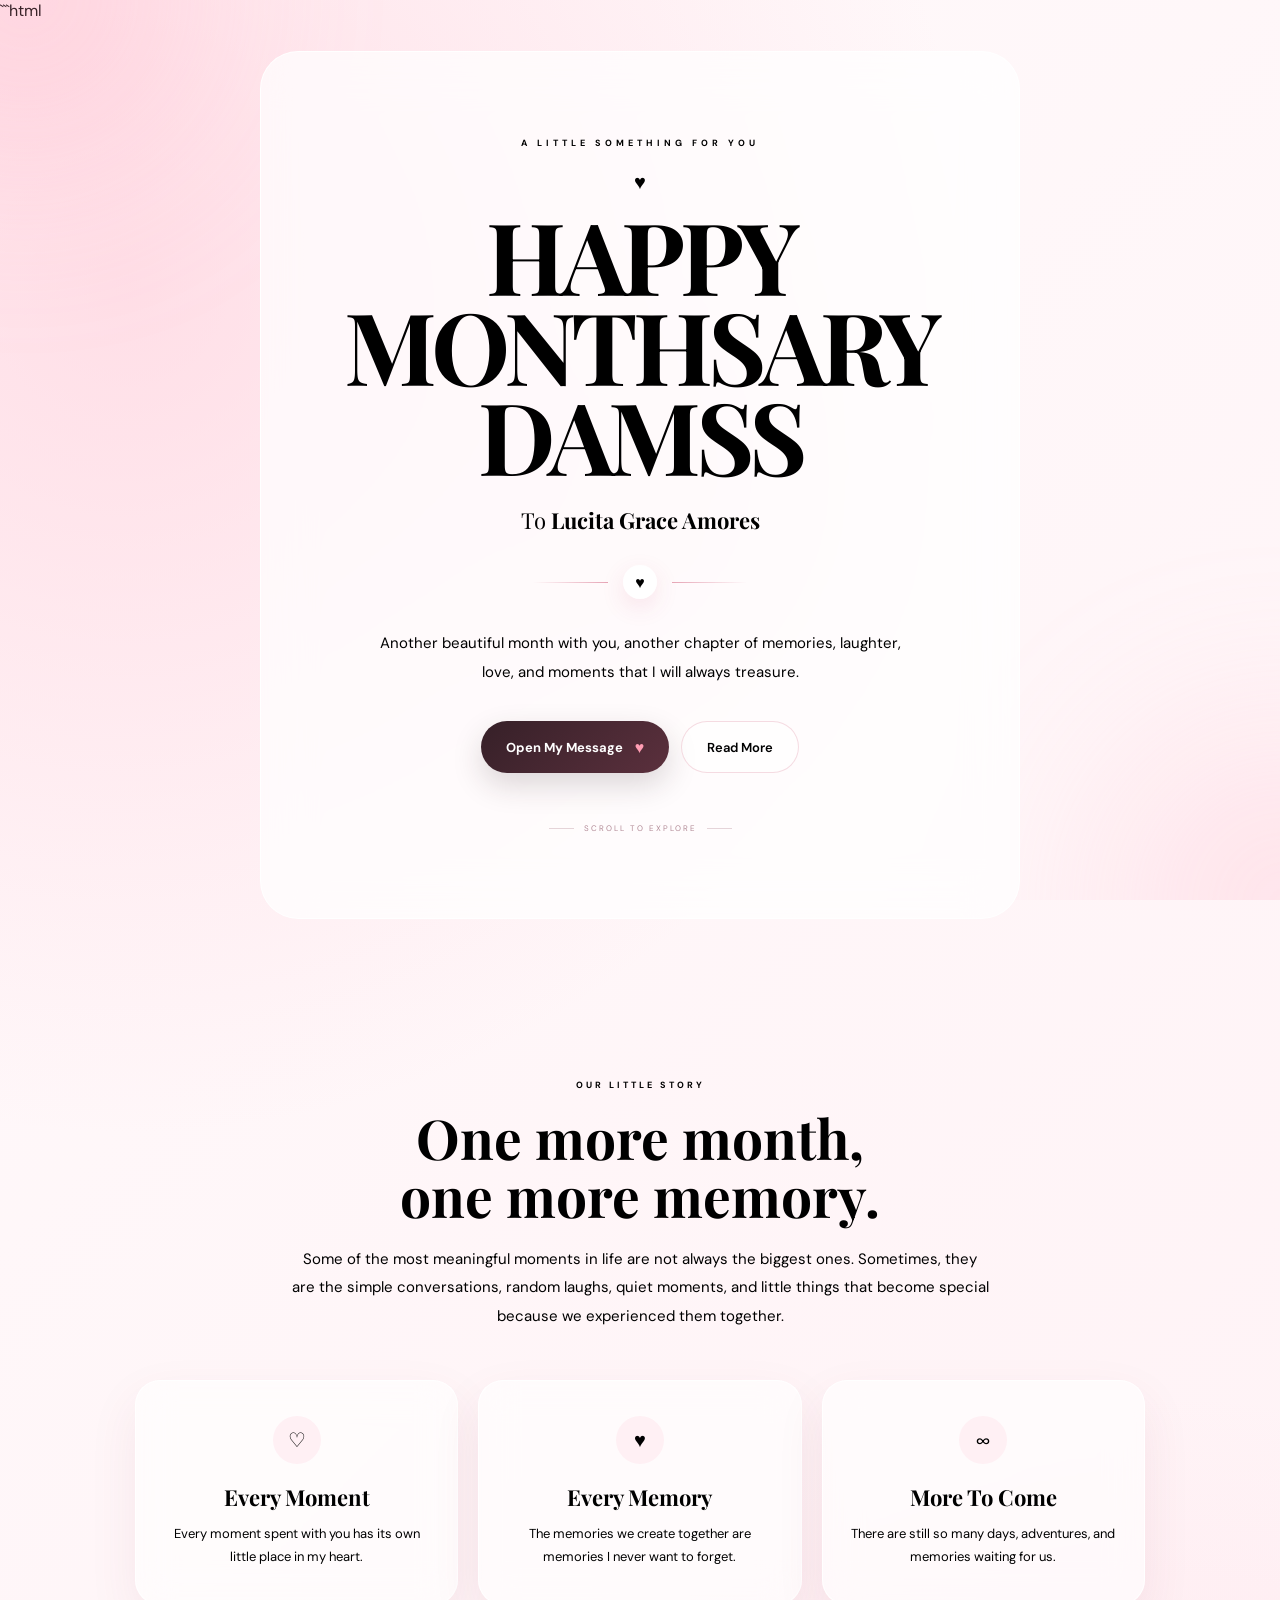
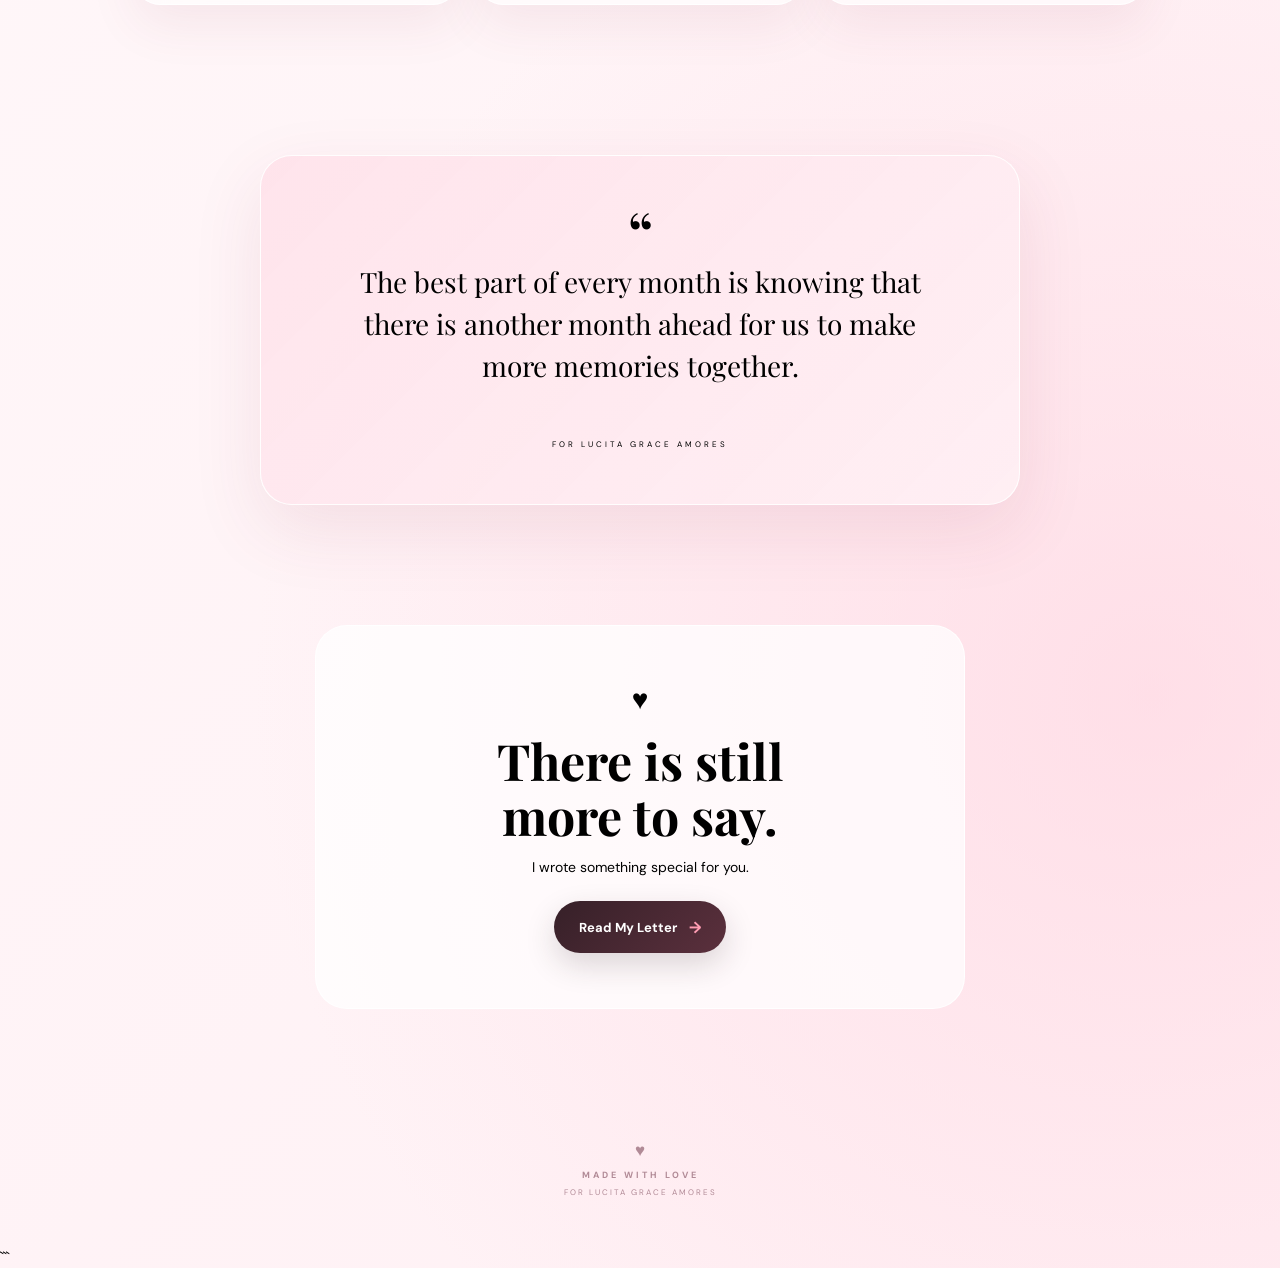
<file: index.html>
```html
<!DOCTYPE html>
<html lang="en">
<head>
    <meta charset="UTF-8">
    <meta name="viewport" content="width=device-width, initial-scale=1.0">

    <meta name="theme-color" content="#fff5f8">
    <meta name="description" content="A special monthsary message for Lucita Grace Amores.">

    <title>Happy Monthsary Damss ❤️</title>

    <link rel="preconnect" href="https://fonts.googleapis.com">
    <link rel="preconnect" href="https://fonts.gstatic.com" crossorigin>

    <link href="https://fonts.googleapis.com/css2?family=DM+Sans:wght@400;500;600;700&family=Playfair+Display:wght@500;600;700&display=swap" rel="stylesheet">

    <link rel="stylesheet" href="style.css">
</head>

<body>

    <!-- Romantic background effects -->
    <div class="background-effects">
        <div class="glow glow-1"></div>
        <div class="glow glow-2"></div>
        <div class="glow glow-3"></div>
    </div>

    <!-- Floating hearts are generated by JavaScript -->
    <div class="hearts" aria-hidden="true"></div>

    <main class="site">

        <!-- HERO -->
        <section class="hero-section">

            <div class="hero-card">

                <div class="small-label">
                    A LITTLE SOMETHING FOR YOU
                </div>

                <div class="mini-heart">♥</div>

                <h1 class="main-title">
                    HAPPY
                    <span>MONTHSARY</span>
                    DAMSS
                </h1>

                <p class="recipient">
                    To <strong>Lucita Grace Amores</strong>
                </p>

                <div class="ornament">
                    <span></span>
                    <b>♥</b>
                    <span></span>
                </div>

                <p class="hero-description">
                    Another beautiful month with you,
                    another chapter of memories,
                    laughter, love, and moments
                    that I will always treasure.
                </p>

                <div class="hero-actions">

                    <a href="message.html" class="primary-button">
                        <span>Open My Message</span>
                        <i>♥</i>
                    </a>

                    <a href="#about" class="secondary-button">
                        Read More
                    </a>

                </div>

                <div class="scroll-indicator">
                    <span></span>
                    <small>SCROLL TO EXPLORE</small>
                    <span></span>
                </div>

            </div>

        </section>


        <!-- ABOUT / INTRO -->
        <section class="intro-section" id="about">

            <div class="section-heading">

                <span class="section-label">
                    OUR LITTLE STORY
                </span>

                <h2>
                    One more month,
                    <span>one more memory.</span>
                </h2>

                <p>
                    Some of the most meaningful moments in life
                    are not always the biggest ones. Sometimes,
                    they are the simple conversations, random
                    laughs, quiet moments, and little things
                    that become special because we experienced
                    them together.
                </p>

            </div>


            <div class="memory-grid">

                <article class="memory-card">
                    <div class="memory-icon">♡</div>

                    <h3>Every Moment</h3>

                    <p>
                        Every moment spent with you has its own
                        little place in my heart.
                    </p>
                </article>


                <article class="memory-card">
                    <div class="memory-icon">♥</div>

                    <h3>Every Memory</h3>

                    <p>
                        The memories we create together are
                        memories I never want to forget.
                    </p>
                </article>


                <article class="memory-card">
                    <div class="memory-icon">∞</div>

                    <h3>More To Come</h3>

                    <p>
                        There are still so many days,
                        adventures, and memories waiting for us.
                    </p>
                </article>

            </div>

        </section>


        <!-- LOVE QUOTE -->
        <section class="quote-section">

            <div class="quote-card">

                <div class="quote-symbol">“</div>

                <p>
                    The best part of every month is knowing
                    that there is another month ahead for us
                    to make more memories together.
                </p>

                <div class="quote-line"></div>

                <small>
                    FOR LUCITA GRACE AMORES
                </small>

            </div>

        </section>


        <!-- FINAL CTA -->
        <section class="final-section">

            <div class="final-card">

                <div class="final-heart">
                    ♥
                </div>

                <h2>
                    There is still
                    <span>more to say.</span>
                </h2>

                <p>
                    I wrote something special for you.
                </p>

                <a href="message.html" class="primary-button">
                    <span>Read My Letter</span>
                    <i>→</i>
                </a>

            </div>

        </section>


        <footer class="footer">

            <div class="footer-heart">
                ♥
            </div>

            <p>
                MADE WITH LOVE
            </p>

            <span>
                FOR LUCITA GRACE AMORES
            </span>

        </footer>

    </main>


    <script src="script.js"></script>

</body>
</html>
```
</file>
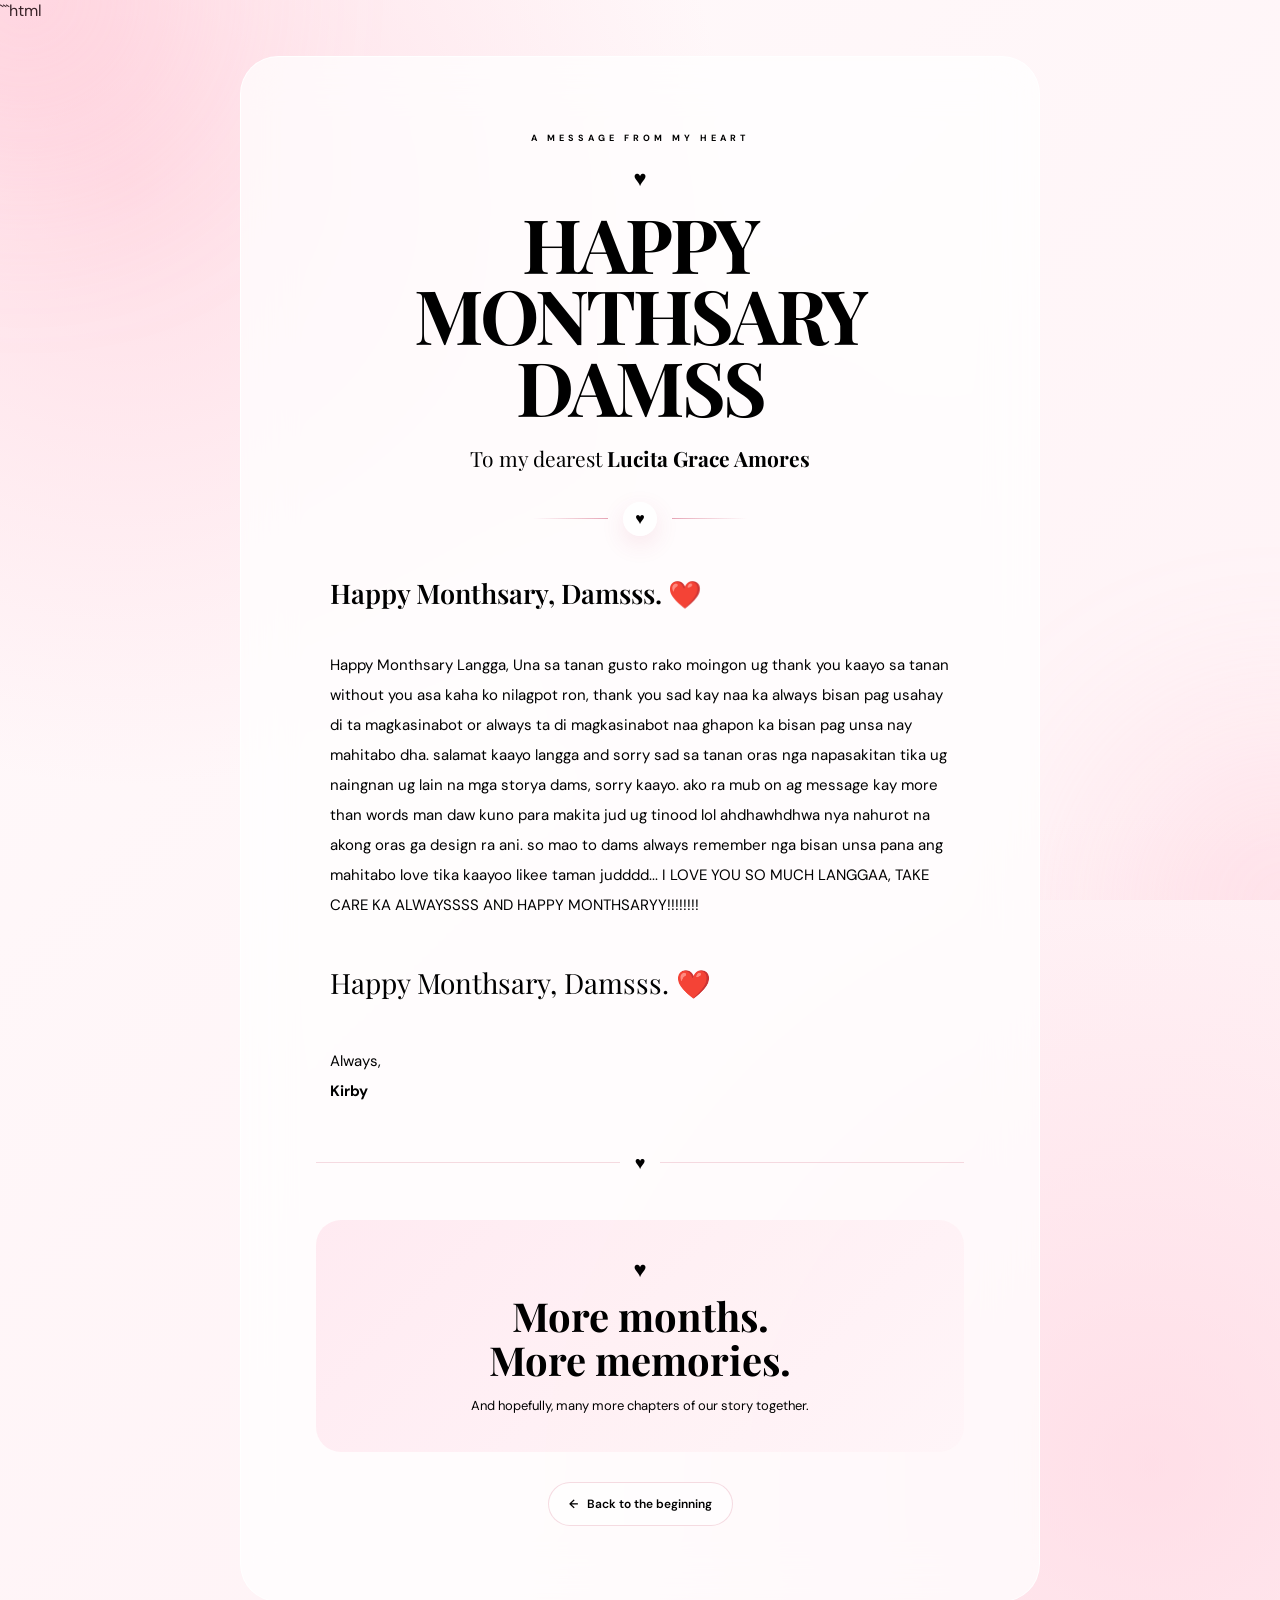
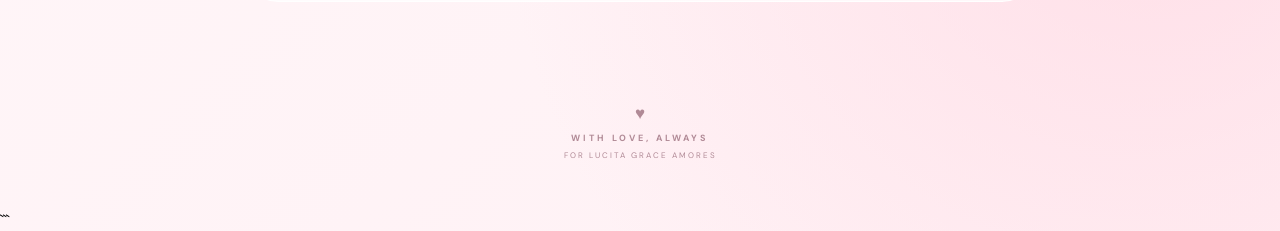
<file: message.html>
```html
<!DOCTYPE html>
<html lang="en">

<head>
    <meta charset="UTF-8">
    <meta name="viewport" content="width=device-width, initial-scale=1.0">

    <meta name="theme-color" content="#fff5f8">
    <meta
        name="description"
        content="A heartfelt monthsary letter for Lucita Grace Amores."
    >

    <title>For Lucita Grace Amores ❤️</title>

    <!-- Google Fonts -->
    <link rel="preconnect" href="https://fonts.googleapis.com">
    <link
        rel="preconnect"
        href="https://fonts.gstatic.com"
        crossorigin
    >

    <link
        href="https://fonts.googleapis.com/css2?family=DM+Sans:wght@400;500;600;700&family=Playfair+Display:wght@500;600;700&display=swap"
        rel="stylesheet"
    >

    <!-- Main stylesheet -->
    <link rel="stylesheet" href="style.css">
</head>


<body>

    <!-- Background glow effects -->
    <div class="background-effects">

        <div class="glow glow-1"></div>

        <div class="glow glow-2"></div>

        <div class="glow glow-3"></div>

    </div>


    <!-- Floating hearts -->
    <div
        class="hearts"
        aria-hidden="true"
    ></div>


    <main class="site message-page">


        <!-- =================================================
             LOVE LETTER
        ================================================== -->

        <section class="letter-section">

            <div class="letter-card">


                <!-- Small heading -->

                <div class="small-label">
                    A MESSAGE FROM MY HEART
                </div>


                <!-- Heart -->

                <div class="letter-heart">
                    ♥
                </div>


                <!-- Main title -->

                <h1 class="letter-title">

                    HAPPY MONTHSARY

                    <span>
                        DAMSS
                    </span>

                </h1>


                <!-- Recipient -->

                <p class="letter-recipient">

                    To my dearest
                    <strong>
                        Lucita Grace Amores
                    </strong>

                </p>


                <!-- Decorative divider -->

                <div class="ornament">

                    <span></span>

                    <b>♥</b>

                    <span></span>

                </div>


                <!-- =================================================
                     MESSAGE
                ================================================== -->

                <div class="letter-content">


                    <p class="opening">
                        Happy Monthsary, Damsss. ❤️
                    </p>


                    <p>

                        Happy Monthsary Langga, Una sa tanan gusto
                        rako moingon ug thank you kaayo sa tanan
                        without you asa kaha ko nilagpot ron,
                        thank you sad kay naa ka always bisan pag usahay di ta
                        magkasinabot or always ta di magkasinabot naa ghapon ka
                        bisan pag unsa nay mahitabo dha. salamat kaayo langga
                        and sorry sad sa tanan oras nga napasakitan tika
                        ug naingnan ug lain na mga storya dams, sorry kaayo.

                        ako ra mub on ag message kay more than words man daw kuno 
                        para makita jud ug tinood lol ahdhawhdhwa
                        nya nahurot na akong oras ga design ra ani.

                        so mao to dams always remember nga bisan unsa pana ang mahitabo love tika
                        kaayoo likee taman judddd...
                        I LOVE YOU SO MUCH LANGGAA, TAKE CARE KA ALWAYSSSS
                        AND HAPPY MONTHSARYY!!!!!!!!
                        
                   
                    </p>


                    <!-- Ending -->

                    <p class="ending">

                        Happy Monthsary, Damsss. ❤️

                    </p>


                    <!-- Signature -->

                    <p class="signature">

                        Always,

                        <br>

                        <strong>
                            Kirby
                        </strong>

                    </p>

                </div>


                <!-- =================================================
                     FINAL DECORATIVE DIVIDER
                ================================================== -->

                <div class="letter-divider">

                    <span></span>

                    <div>
                        ♥
                    </div>

                    <span></span>

                </div>


                <!-- =================================================
                     FINAL MESSAGE
                ================================================== -->

                <div class="final-note">

                    <div class="final-note-heart">
                        ♥
                    </div>


                    <h2>

                        More months.

                        <span>
                            More memories.
                        </span>

                    </h2>


                    <p>
                        And hopefully, many more chapters
                        of our story together.
                    </p>

                </div>


                <!-- Back button -->

                <a
                    href="index.html"
                    class="back-button"
                >

                    <span>
                        ←
                    </span>

                    Back to the beginning

                </a>

            </div>

        </section>


        <!-- =================================================
             FOOTER
        ================================================== -->

        <footer class="footer">

            <div class="footer-heart">
                ♥
            </div>

            <p>
                WITH LOVE, ALWAYS
            </p>

            <span>
                FOR LUCITA GRACE AMORES
            </span>

        </footer>


    </main>


    <!-- JavaScript -->
    <script src="script.js"></script>

</body>

</html>
```
</file>
<file: style.css>
```css
/* =========================================================
   HAPPY MONTHSARY DAMSS
   Professional Romantic Website
========================================================= */

:root {
    --bg: #fff7f9;
    --bg-soft: #fff0f4;

    --dark: #2f1b24;
    --text: #60434d;
    --muted: #9a7883;

    --pink: #ef5b7a;
    --pink-dark: #c83d60;
    --pink-light: #ffc3d0;

    --white: #ffffff;

    --shadow:
        0 30px 80px rgba(145, 48, 77, 0.14);

    --radius: 30px;
}


/* =========================================================
   RESET
========================================================= */

* {
    margin: 0;
    padding: 0;
    box-sizing: border-box;
}

html {
    scroll-behavior: smooth;
}

body {
    min-height: 100vh;

    font-family:
        "DM Sans",
        Arial,
        sans-serif;

    color: var(--text);

    background:
        radial-gradient(
            circle at 10% 10%,
            rgba(255, 190, 207, 0.45),
            transparent 30%
        ),

        radial-gradient(
            circle at 90% 80%,
            rgba(255, 204, 218, 0.5),
            transparent 35%
        ),

        linear-gradient(
            135deg,
            #fffafb 0%,
            #fff0f4 100%
        );

    overflow-x: hidden;
}

a {
    -webkit-tap-highlight-color: transparent;
}


/* =========================================================
   BACKGROUND
========================================================= */

.background-effects {
    position: fixed;
    inset: 0;

    pointer-events: none;

    overflow: hidden;

    z-index: 0;
}

.glow {
    position: absolute;

    width: 350px;
    height: 350px;

    border-radius: 50%;

    filter: blur(100px);

    opacity: 0.28;
}

.glow-1 {
    top: -180px;
    left: -150px;

    background: #ff9eb7;
}

.glow-2 {
    right: -180px;
    bottom: -180px;

    background: #ffb3c7;
}

.glow-3 {
    top: 45%;
    left: 45%;

    width: 220px;
    height: 220px;

    background: #ffd2de;

    opacity: 0.18;
}


/* =========================================================
   FLOATING HEARTS
========================================================= */

.hearts {
    position: fixed;
    inset: 0;

    width: 100%;
    height: 100%;

    overflow: hidden;

    pointer-events: none;

    z-index: 20;
}

.floating-heart {
    position: absolute;

    bottom: -60px;

    display: block;

    color: rgba(239, 91, 122, 0.68);

    text-shadow:
        0 0 8px rgba(239, 91, 122, 0.25),
        0 0 20px rgba(239, 91, 122, 0.12);

    user-select: none;

    pointer-events: none;

    will-change:
        transform,
        opacity;

    animation:
        floatHeart
        linear
        forwards;
}

@keyframes floatHeart {

    0% {
        transform:
            translate3d(0, 0, 0)
            rotate(0deg)
            scale(0.5);

        opacity: 0;
    }

    10% {
        opacity: 0.75;
    }

    40% {
        transform:
            translate3d(var(--move), -40vh, 0)
            rotate(100deg)
            scale(1);
    }

    70% {
        transform:
            translate3d(
                calc(var(--move) * -0.7),
                -75vh,
                0
            )
            rotate(220deg)
            scale(1.1);
    }

    100% {
        transform:
            translate3d(
                var(--move),
                -120vh,
                0
            )
            rotate(360deg)
            scale(1.25);

        opacity: 0;
    }
}


/* =========================================================
   MAIN LAYOUT
========================================================= */

.site {
    position: relative;

    z-index: 2;

    width: 100%;
    min-height: 100vh;
}


/* =========================================================
   HERO
========================================================= */

.hero-section {
    min-height: 100vh;

    padding:
        30px
        20px
        70px;

    display: flex;

    justify-content: center;
    align-items: center;
}

.hero-card {
    width: min(760px, 100%);

    padding:
        clamp(45px, 8vw, 85px)
        clamp(25px, 8vw, 80px);

    text-align: center;

    background:
        rgba(255, 255, 255, 0.72);

    border:
        1px solid
        rgba(255, 255, 255, 0.9);

    border-radius: 38px;

    box-shadow: var(--shadow);

    backdrop-filter: blur(25px);
    -webkit-backdrop-filter: blur(25px);

    animation:
        cardEnter
        1s
        ease
        both;
}

@keyframes cardEnter {

    from {
        opacity: 0;

        transform:
            translateY(35px)
            scale(0.97);
    }

    to {
        opacity: 1;

        transform:
            translateY(0)
            scale(1);
    }
}


/* =========================================================
   TYPOGRAPHY
========================================================= */

.small-label {
    margin-bottom: 20px;

    font-size: 9px;
    font-weight: 700;

    letter-spacing: 4px;

    color: var(--pink-dark);
}

.mini-heart {
    margin-bottom: 15px;

    color: var(--pink);

    font-size: 20px;

    animation:
        heartPulse
        2s
        ease-in-out
        infinite;
}

@keyframes heartPulse {

    0%,
    100% {
        transform: scale(1);
    }

    50% {
        transform: scale(1.25);
    }
}

.main-title {
    font-family:
        "Playfair Display",
        Georgia,
        serif;

    font-size:
        clamp(48px, 11vw, 100px);

    line-height: 0.9;

    letter-spacing: -5px;

    color: var(--dark);
}

.main-title span {
    display: block;

    color: var(--pink);
}

.recipient {
    margin-top: 25px;

    font-family:
        "Playfair Display",
        Georgia,
        serif;

    font-size:
        clamp(17px, 3vw, 22px);

    color: var(--text);
}

.recipient strong {
    color: var(--pink-dark);
}


/* =========================================================
   ORNAMENT
========================================================= */

.ornament {
    margin: 30px auto;

    display: flex;

    justify-content: center;
    align-items: center;

    gap: 15px;
}

.ornament span {
    width: 75px;
    height: 1px;

    background:
        linear-gradient(
            to right,
            transparent,
            rgba(200, 61, 96, 0.45)
        );
}

.ornament span:last-child {
    background:
        linear-gradient(
            to right,
            rgba(200, 61, 96, 0.45),
            transparent
        );
}

.ornament b {
    width: 34px;
    height: 34px;

    display: flex;

    justify-content: center;
    align-items: center;

    border-radius: 50%;

    color: var(--pink);

    background: rgba(255, 255, 255, 0.85);

    box-shadow:
        0 8px 25px
        rgba(200, 61, 96, 0.12);

    animation:
        heartPulse
        2s
        ease-in-out
        infinite;
}


/* =========================================================
   HERO TEXT
========================================================= */

.hero-description {
    max-width: 540px;

    margin: 0 auto;

    font-size: 15px;

    line-height: 1.9;

    color: var(--muted);
}


/* =========================================================
   BUTTONS
========================================================= */

.hero-actions {
    margin-top: 35px;

    display: flex;

    justify-content: center;
    align-items: center;

    gap: 12px;

    flex-wrap: wrap;
}

.primary-button,
.secondary-button,
.back-button {
    text-decoration: none;

    transition:
        transform 0.3s ease,
        box-shadow 0.3s ease,
        background 0.3s ease,
        color 0.3s ease;
}

.primary-button {
    min-height: 52px;

    display: inline-flex;

    justify-content: center;
    align-items: center;

    gap: 12px;

    padding:
        15px
        25px;

    border-radius: 100px;

    color: white;

    background:
        linear-gradient(
            135deg,
            #362028,
            #5b303d
        );

    font-size: 13px;
    font-weight: 700;

    box-shadow:
        0 12px 30px
        rgba(50, 29, 38, 0.17);
}

.primary-button i {
    color: #ff9db3;

    font-style: normal;

    font-size: 16px;
}

.primary-button:hover {
    transform: translateY(-4px);

    background:
        linear-gradient(
            135deg,
            var(--pink-dark),
            var(--pink)
        );

    box-shadow:
        0 18px 40px
        rgba(207, 63, 98, 0.27);
}

.secondary-button {
    min-height: 52px;

    display: inline-flex;

    align-items: center;
    justify-content: center;

    padding:
        15px
        25px;

    border:
        1px solid
        rgba(200, 61, 96, 0.18);

    border-radius: 100px;

    color: var(--pink-dark);

    background:
        rgba(255, 255, 255, 0.6);

    font-size: 13px;
    font-weight: 600;
}

.secondary-button:hover {
    transform: translateY(-4px);

    background: white;

    box-shadow:
        0 12px 30px
        rgba(200, 61, 96, 0.12);
}

.primary-button:active,
.secondary-button:active,
.back-button:active {
    transform: scale(0.96);
}


/* =========================================================
   SCROLL INDICATOR
========================================================= */

.scroll-indicator {
    margin-top: 50px;

    display: flex;

    justify-content: center;
    align-items: center;

    gap: 10px;
}

.scroll-indicator span {
    width: 25px;
    height: 1px;

    background:
        rgba(180, 139, 150, 0.35);
}

.scroll-indicator small {
    font-size: 8px;

    letter-spacing: 2px;

    color: #b28a96;
}


/* =========================================================
   INTRO SECTION
========================================================= */

.intro-section {
    width: min(1050px, 100%);

    margin: 0 auto;

    padding:
        90px
        20px;
}

.section-heading {
    max-width: 700px;

    margin: 0 auto 50px;

    text-align: center;
}

.section-label {
    display: block;

    margin-bottom: 18px;

    font-size: 9px;
    font-weight: 700;

    letter-spacing: 3px;

    color: var(--pink-dark);
}

.section-heading h2 {
    margin-bottom: 20px;

    font-family:
        "Playfair Display",
        Georgia,
        serif;

    font-size:
        clamp(35px, 6vw, 55px);

    line-height: 1.05;

    color: var(--dark);
}

.section-heading h2 span {
    display: block;

    color: var(--pink);
}

.section-heading p {
    font-size: 15px;

    line-height: 1.9;

    color: var(--muted);
}


/* =========================================================
   MEMORY CARDS
========================================================= */

.memory-grid {
    display: grid;

    grid-template-columns:
        repeat(3, 1fr);

    gap: 20px;
}

.memory-card {
    padding: 35px 25px;

    text-align: center;

    border:
        1px solid
        rgba(255, 255, 255, 0.9);

    border-radius: 25px;

    background:
        rgba(255, 255, 255, 0.62);

    box-shadow:
        0 20px 50px
        rgba(145, 48, 77, 0.08);

    backdrop-filter: blur(18px);

    transition:
        transform 0.35s ease,
        box-shadow 0.35s ease;
}

.memory-card:hover {
    transform: translateY(-8px);

    box-shadow:
        0 30px 60px
        rgba(145, 48, 77, 0.13);
}

.memory-icon {
    width: 48px;
    height: 48px;

    margin: 0 auto 18px;

    display: flex;

    justify-content: center;
    align-items: center;

    border-radius: 50%;

    color: var(--pink);

    background: #fff0f4;

    font-size: 20px;
}

.memory-card h3 {
    margin-bottom: 10px;

    font-family:
        "Playfair Display",
        Georgia,
        serif;

    font-size: 22px;

    color: var(--dark);
}

.memory-card p {
    font-size: 13px;

    line-height: 1.8;

    color: var(--muted);
}


/* =========================================================
   QUOTE
========================================================= */

.quote-section {
    padding:
        60px
        20px
        100px;
}

.quote-card {
    width: min(760px, 100%);

    margin: auto;

    padding:
        55px
        30px;

    text-align: center;

    border-radius: 32px;

    background:
        linear-gradient(
            135deg,
            rgba(255, 224, 233, 0.85),
            rgba(255, 241, 245, 0.8)
        );

    border:
        1px solid
        rgba(255, 255, 255, 0.9);

    box-shadow:
        0 25px 70px
        rgba(145, 48, 77, 0.1);
}

.quote-symbol {
    margin-bottom: 5px;

    font-family:
        "Playfair Display",
        Georgia,
        serif;

    font-size: 65px;

    line-height: 0.7;

    color: var(--pink);
}

.quote-card p {
    max-width: 600px;

    margin: auto;

    font-family:
        "Playfair Display",
        Georgia,
        serif;

    font-size:
        clamp(20px, 4vw, 28px);

    line-height: 1.5;

    color: var(--dark);
}

.quote-line {
    width: 50px;
    height: 2px;

    margin: 25px auto;

    background: var(--pink);
}

.quote-card small {
    font-size: 8px;

    letter-spacing: 3px;

    color: var(--pink-dark);
}


/* =========================================================
   FINAL SECTION
========================================================= */

.final-section {
    padding:
        20px
        20px
        100px;
}

.final-card {
    width: min(650px, 100%);

    margin: auto;

    padding:
        55px
        30px;

    text-align: center;

    border-radius: 32px;

    background:
        rgba(255, 255, 255, 0.72);

    border:
        1px solid
        rgba(255, 255, 255, 0.9);

    box-shadow: var(--shadow);
}

.final-heart {
    margin-bottom: 15px;

    color: var(--pink);

    font-size: 28px;

    animation:
        heartPulse
        2s
        infinite;
}

.final-card h2 {
    margin-bottom: 15px;

    font-family:
        "Playfair Display",
        Georgia,
        serif;

    font-size:
        clamp(32px, 7vw, 50px);

    line-height: 1.1;

    color: var(--dark);
}

.final-card h2 span {
    display: block;

    color: var(--pink);
}

.final-card p {
    margin-bottom: 25px;

    color: var(--muted);

    font-size: 14px;
}


/* =========================================================
   FOOTER
========================================================= */

.footer {
    padding:
        30px
        20px
        50px;

    text-align: center;

    color: #b18a96;
}

.footer-heart {
    margin-bottom: 8px;

    color: var(--pink);

    font-size: 17px;
}

.footer p {
    margin-bottom: 6px;

    font-size: 9px;

    font-weight: 700;

    letter-spacing: 3px;
}

.footer span {
    font-size: 8px;

    letter-spacing: 2px;
}


/* =========================================================
   MESSAGE PAGE
========================================================= */

.message-page {
    min-height: 100vh;
}

.letter-section {
    padding:
        35px
        18px
        70px;
}

.letter-card {
    width: min(800px, 100%);

    margin: auto;

    padding:
        clamp(40px, 7vw, 75px)
        clamp(24px, 7vw, 75px);

    text-align: center;

    border:
        1px solid
        rgba(255, 255, 255, 0.9);

    border-radius: 38px;

    background:
        rgba(255, 255, 255, 0.73);

    box-shadow: var(--shadow);

    backdrop-filter: blur(25px);
    -webkit-backdrop-filter: blur(25px);

    animation:
        cardEnter
        0.9s
        ease
        both;
}

.letter-heart {
    margin-bottom: 15px;

    color: var(--pink);

    font-size: 22px;
}

.letter-title {
    font-family:
        "Playfair Display",
        Georgia,
        serif;

    font-size:
        clamp(40px, 8vw, 75px);

    line-height: 0.95;

    letter-spacing: -3px;

    color: var(--dark);
}

.letter-title span {
    display: block;

    color: var(--pink);
}

.letter-recipient {
    margin-top: 22px;

    font-family:
        "Playfair Display",
        Georgia,
        serif;

    font-size:
        clamp(16px, 3vw, 21px);

    color: var(--text);
}

.letter-recipient strong {
    color: var(--pink-dark);
}


/* =========================================================
   LETTER CONTENT
========================================================= */

.letter-content {
    max-width: 620px;

    margin: 0 auto;

    text-align: left;
}

.letter-content p {
    margin-bottom: 24px;

    font-size: 15px;

    line-height: 2;

    color: var(--text);
}

.letter-content .opening {
    margin-bottom: 30px;

    font-family:
        "Playfair Display",
        Georgia,
        serif;

    font-size: 27px;

    font-weight: 600;

    color: var(--pink-dark);
}

.special-message {
    padding:
        25px;

    text-align: center;

    border-radius: 20px;

    background:
        rgba(255, 226, 235, 0.55);

    font-family:
        "Playfair Display",
        Georgia,
        serif;

    color: var(--pink-dark) !important;
}

.letter-content .ending {
    margin-top: 35px;

    font-family:
        "Playfair Display",
        Georgia,
        serif;

    font-size: 28px;

    color: var(--pink-dark);
}

.signature {
    margin-top: 35px;

    color: var(--muted) !important;
}

.signature strong {
    color: var(--dark);
}


/* =========================================================
   LETTER DIVIDER
========================================================= */

.letter-divider {
    margin:
        45px
        auto;

    display: flex;

    align-items: center;

    gap: 15px;
}

.letter-divider span {
    flex: 1;

    height: 1px;

    background:
        rgba(200, 61, 96, 0.18);
}

.letter-divider div {
    color: var(--pink);

    font-size: 18px;
}


/* =========================================================
   FINAL NOTE
========================================================= */

.final-note {
    padding:
        35px
        20px;

    border-radius: 25px;

    background:
        linear-gradient(
            135deg,
            rgba(255, 225, 234, 0.65),
            rgba(255, 243, 246, 0.65)
        );
}

.final-note-heart {
    margin-bottom: 10px;

    color: var(--pink);

    font-size: 22px;
}

.final-note h2 {
    margin-bottom: 12px;

    font-family:
        "Playfair Display",
        Georgia,
        serif;

    font-size:
        clamp(27px, 6vw, 40px);

    line-height: 1.1;

    color: var(--dark);
}

.final-note h2 span {
    display: block;

    color: var(--pink);
}

.final-note p {
    font-size: 13px;

    line-height: 1.8;

    color: var(--muted);
}


/* =========================================================
   BACK BUTTON
========================================================= */

.back-button {
    width: fit-content;

    margin:
        30px
        auto
        0;

    padding:
        13px
        20px;

    display: flex;

    align-items: center;

    gap: 9px;

    border:
        1px solid
        rgba(200, 61, 96, 0.18);

    border-radius: 100px;

    color: var(--pink-dark);

    background:
        rgba(255, 255, 255, 0.55);

    font-size: 12px;

    font-weight: 600;
}

.back-button:hover {
    color: white;

    background: var(--pink-dark);

    transform: translateY(-3px);
}


/* =========================================================
   RESPONSIVE TABLET
========================================================= */

@media (max-width: 800px) {

    .memory-grid {
        grid-template-columns: 1fr;
    }

    .memory-card {
        max-width: 520px;

        width: 100%;

        margin: auto;
    }

}


/* =========================================================
   RESPONSIVE MOBILE
========================================================= */

@media (max-width: 520px) {

    .hero-section {
        min-height: auto;

        padding:
            18px
            14px
            50px;
    }

    .hero-card {
        padding:
            42px
            20px;

        border-radius: 27px;
    }

    .small-label {
        font-size: 8px;

        letter-spacing: 2.5px;
    }

    .main-title {
        font-size:
            clamp(43px, 14vw, 68px);

        letter-spacing: -3px;
    }

    .recipient {
        font-size: 17px;

        line-height: 1.5;
    }

    .ornament {
        margin: 25px auto;
    }

    .ornament span {
        width: 42px;
    }

    .hero-description {
        font-size: 13px;

        line-height: 1.85;
    }

    .hero-actions {
        width: 100%;

        flex-direction: column;
    }

    .primary-button,
    .secondary-button {
        width: 100%;
    }

    .scroll-indicator {
        margin-top: 35px;
    }

    .intro-section {
        padding:
            65px
            16px;
    }

    .section-heading p {
        font-size: 13px;
    }

    .quote-section {
        padding:
            30px
            16px
            70px;
    }

    .quote-card {
        padding:
            45px
            22px;
    }

    .quote-card p {
        font-size: 20px;
    }

    .final-section {
        padding:
            10px
            16px
            70px;
    }

    .final-card {
        padding:
            45px
            20px;
    }

    .letter-section {
        padding:
            18px
            14px
            50px;
    }

    .letter-card {
        padding:
            40px
            20px;

        border-radius: 27px;
    }

    .letter-title {
        font-size:
            clamp(39px, 12vw, 60px);

        letter-spacing: -2px;
    }

    .letter-content p {
        font-size: 14px;

        line-height: 1.9;
    }

    .letter-content .opening {
        font-size: 23px;
    }

    .letter-content .ending {
        font-size: 23px;
    }

    .special-message {
        padding: 20px;
    }

    .final-note {
        padding: 30px 18px;
    }

}


/* =========================================================
   REDUCED MOTION
========================================================= */

@media (prefers-reduced-motion: reduce) {

    *,
    *::before,
    *::after {
        scroll-behavior: auto !important;

        animation-duration:
            0.01ms !important;

        animation-iteration-count:
            1 !important;

        transition-duration:
            0.01ms !important;
    }

}
```
</file>
